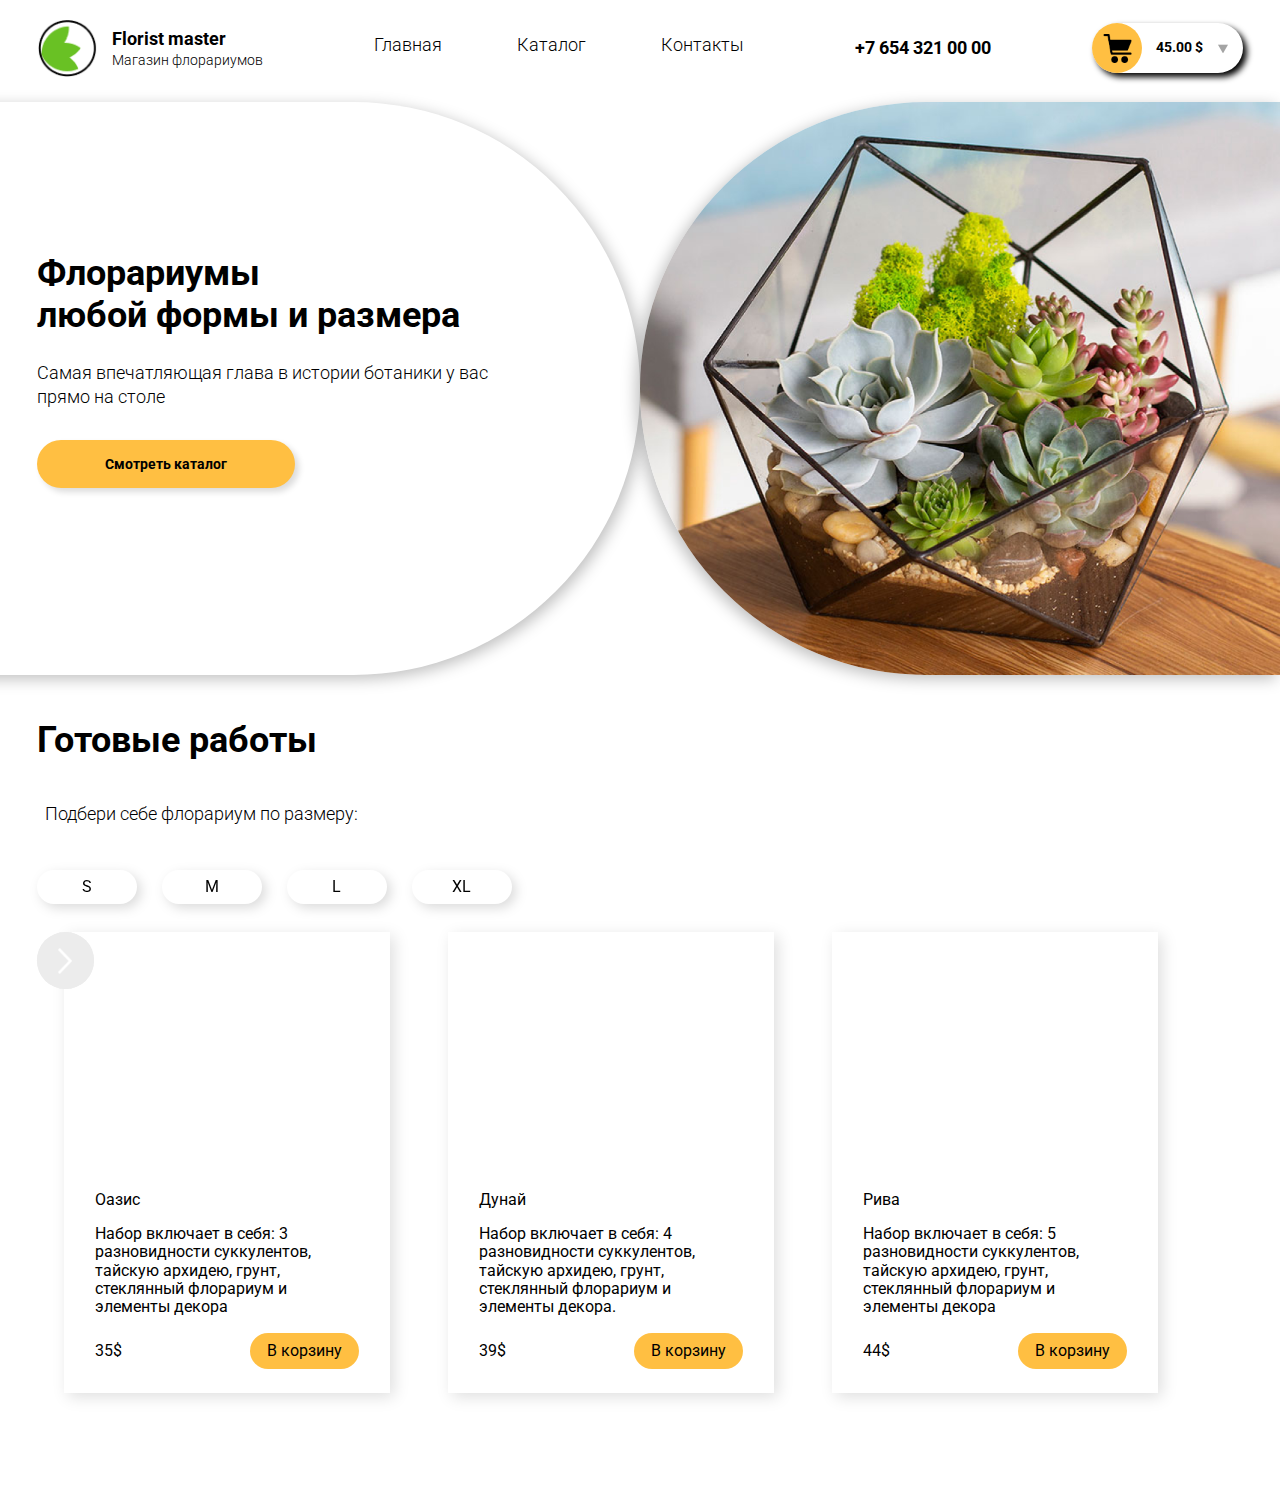
<file: index.html>
<!DOCTYPE html>
<html lang="ru">

<head>
    <meta charset="UTF-8">
    <meta name="viewport" content="width=device-width, initial-scale=1.0">
    <link rel="preconnect" href="https://fonts.googleapis.com">
    <link rel="preconnect" href="https://fonts.gstatic.com" crossorigin>
    <link href="https://fonts.googleapis.com/css2?family=Roboto:wght@300;400;700&display=swap" rel="stylesheet">
    <link rel="stylesheet" href="css/normalize.css">
    <link rel="stylesheet" href="css/style.css">
    <title>Florist master</title>
</head>

<body>
    <div class="wraper">
        <section class="hero section" id="hero">
            <header class="header">
                <div class="conteiner header__conteiner">
                    <div class="logo">
                        <img class="logo__img" src="img/logo-floratium.png" alt="florarium">
                        <div class="logo__text">
                            <div class="logo__title">Florist master</div>
                            <div class="logo_subtitle">Магазин флорариумов</div>

                        </div>
                    </div>
                    <nav class="nav">
                        <ul class="nav__list">
                            <li class="nav__item">
                                <a class="nav__link" href="#hero">Главная</a>
                            </li>
                            <li class="nav__item">
                                <a class="nav__link" href="#!">Каталог</a>
                            </li>
                            <li class="nav__item">
                                <a class="nav__link" href="#!">Контакты</a>
                            </li>
                        </ul>
                    </nav>
                    <a class="tel" href="tel:+7 654 321 00 00">+7 654 321 00 00</a>
                    <a class="basket" href="!#">
                        <div class="basket__img-wrap">
                            <img class="basket__img" src="img/icons/shopping_cart.png" alt="basket">
                        </div>
                        <div class="basket__price">
                            <span class="basket__count" href="#!">45.00</span>
                            <span class="basket__currency">$</span>
                        </div>
                        <img class="basket__btn" src="img/icons/triangle__down.png" alt="triangle__down">
                    </a>
                    <div class="header__burger">
                        <span class="header__burger-el"></span>
                    </div>
                </div>
            </header>
            <div class="hero__main">
                <div class="hero__desk hero__item">
                    <div class="conteiner">
                        <div class="hero__content">
                            <h1 class="title">
                                Флорариумы <br>
                                любой формы и размера
                            </h1>
                            <div class="subtitle">
                                Самая впечатляющая глава в истории ботаники
                                у вас прямо на столе
                            </div>
                            <a href="" class="btn">Смотреть каталог</a>
                        </div>
                    </div>
                </div>
                <div class="hero_slider hero__item">
                    <img src="img/hero_img.jpg" alt="флорариум" class="hero__img">
                </div>
            </div>
        </section>
        <section class="section product">
            <div class="conteiner">
                <h2 class="section__title">Готовые работы</h2>
                <div class="subtitle product__subtitle">Подбери себе флорариум по размеру:</div>
                <ul class="product__triggers">
                    <li class="product___trigger">
                        <label>
                            <input type="radio" name="size" class="trigger__btn">
                            <div class="trigger__btn-fake">S</div>
                        </label>
                    </li>
                    <li class="product___trigger">
                        <label>
                            <input type="radio" name="size" class="trigger__btn">
                            <div class="trigger__btn-fake">M</div>
                        </label>
                    </li>
                    <li class="product___trigger">
                        <label>
                            <input type="radio" name="size" class="trigger__btn">
                            <div class="trigger__btn-fake">L</div>
                        </label>

                    </li>
                    <li class="product___trigger">
                        <label>
                            <input type="radio" name="size" class="trigger__btn">
                            <div class="trigger__btn-fake">XL</div>
                        </label>

                    </li>
                </ul>
                <div class="product__slider">
                    <button class="product__slider-control product__slider--left">
                        <img src="img/finished_work/prew.png" alt="prev" class="product__slider-img">
                    </button>
                    <button class="product__slider-control product__slider--right">
                        <img src="img/finished_work/next.png" alt="next" class="product__slider-img">
                    </button>

                    <ul class="product__list">
                        <li class="product__item">
                            <a href="#!" class="product__item-item">
                                <div class="product_item-img-wrap">
                                    <img src="img/finished_work/oazis.png" alt="флорариум" class="product__item-img">
                                </div>
                                <div class="product__item-title">Оазис</div>
                                <p class="product__item-desk">
                                    Набор включает в себя: 3 разновидности суккулентов, тайскую архидею, грунт,
                                    стеклянный флорариум и элементы декора
                                </p>
                            </a>
                            <div class="product__item-buy">
                                <div class="product__item-price">35$</div>
                                <button class="product__item-btn">В корзину</button>
                            </div>
                        </li>
                        <li class="product__item">
                            <a href="#!" class="product__item-item">
                                <div class="product_item-img-wrap">
                                    <img src="img/finished_work/oazis.png" alt="флорариум" class="product__item-img">
                                </div>
                                <div class="product__item-title">Дунай</div>
                                <p class="product__item-desk">
                                    Набор включает в себя: 4 разновидности суккулентов, тайскую архидею, грунт,
                                    стеклянный флорариум и элементы декора.
                                </p>
                            </a>
                            <div class="product__item-buy">
                                <div class="product__item-price">39$</div>
                                <button class="product__item-btn">В корзину</button>
                            </div>
                        </li>
                        <li class="product__item">
                            <a href="#!" class="product__item-item">
                                <div class="product_item-img-wrap">
                                    <img src="img/finished_work/oazis.png" alt="флорариум" class="product__item-img">
                                </div>
                                <div class="product__item-title">Рива</div>
                                <p class="product__item-desk">
                                    Набор включает в себя: 5 разновидности суккулентов, тайскую архидею, грунт,
                                    стеклянный флорариум и элементы декора
                                </p>
                            </a>
                            <div class="product__item-buy">
                                <div class="product__item-price">44$</div>
                                <button class="product__item-btn">В корзину</button>
                            </div>
                        </li>

                    </ul>
                </div>

            </div>
        </section>


</body>

</html>
</file>
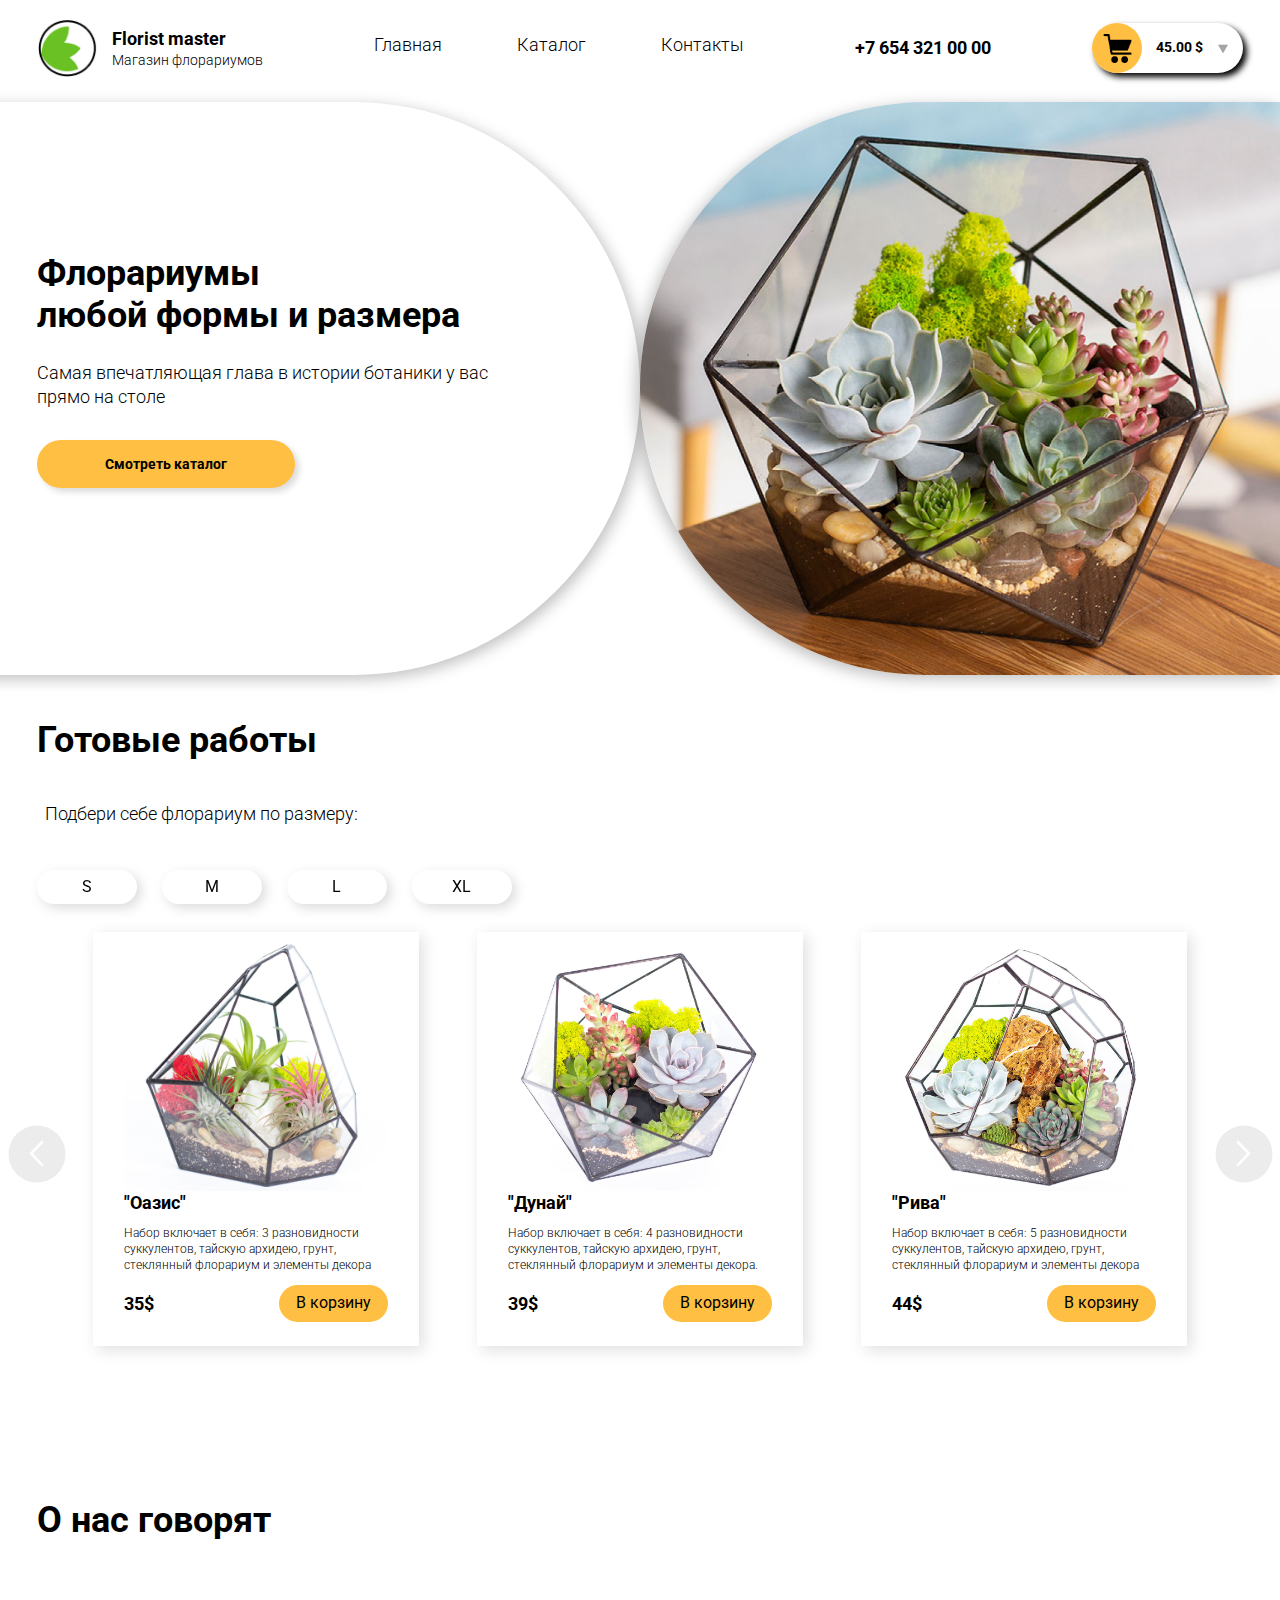
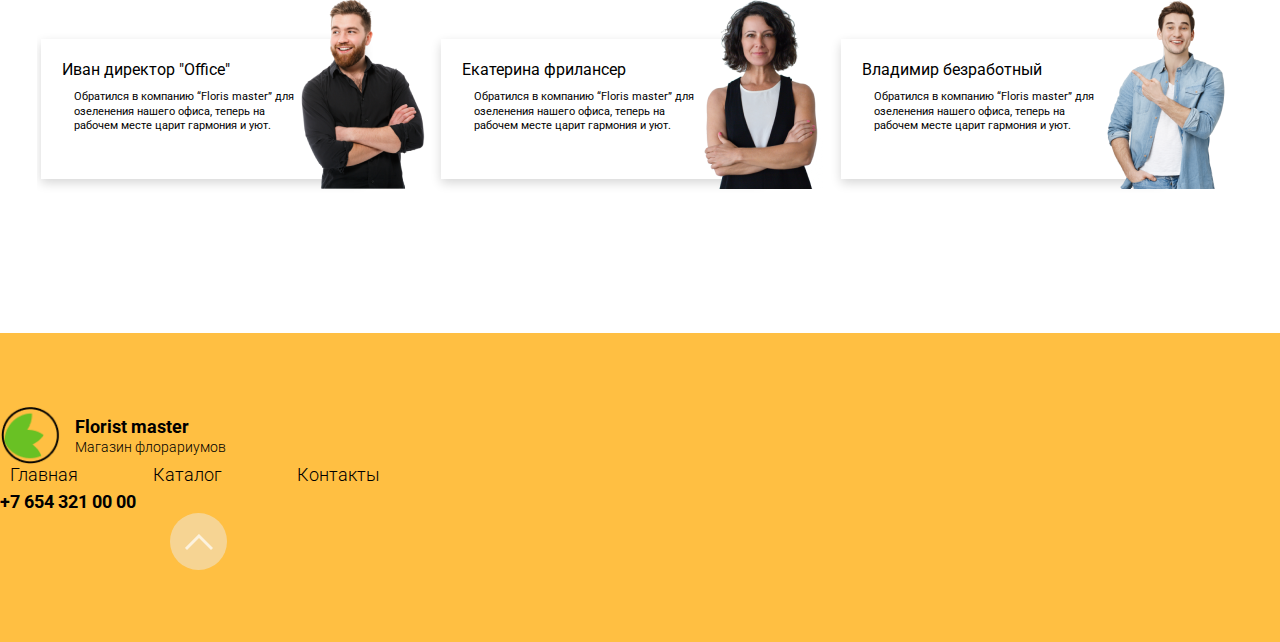
<file: Florarium/index.html>
<!DOCTYPE html>
<html lang="ru">

<head>
    <meta charset="UTF-8">
    <meta name="viewport" content="width=device-width, initial-scale=1.0">
    <link rel="preconnect" href="https://fonts.googleapis.com">
    <link rel="preconnect" href="https://fonts.gstatic.com" crossorigin>
    <link href="https://fonts.googleapis.com/css2?family=Roboto:wght@300;400;700&display=swap" rel="stylesheet">
    <link rel="stylesheet" href="css/normalize.css">
    <link rel="stylesheet" href="css/style.css">
    <title>Florist master</title>
</head>

<body>
    <div class="wraper">
        <section class="hero section" id="hero">
            <header class="header">
                <div class="conteiner header__conteiner">
                    <div class="logo">
                        <img class="logo__img" src="img/logo-floratium.png" alt="florarium">
                        <div class="logo__text">
                            <div class="logo__title">Florist master</div>
                            <div class="logo_subtitle">Магазин флорариумов</div>

                        </div>
                    </div>
                    <nav class="nav">
                        <ul class="nav__list">
                            <li class="nav__item">
                                <a class="nav__link" href="#hero">Главная</a>
                            </li>
                            <li class="nav__item">
                                <a class="nav__link" href="#!">Каталог</a>
                            </li>
                            <li class="nav__item">
                                <a class="nav__link" href="#!">Контакты</a>
                            </li>
                        </ul>
                    </nav>
                    <a class="tel" href="tel:+7 654 321 00 00">+7 654 321 00 00</a>
                    <a class="basket" href="!#">
                        <div class="basket__img-wrap">
                            <img class="basket__img" src="img/icons/shopping_cart.png" alt="basket">
                        </div>
                        <div class="basket__price">
                            <span class="basket__count" href="#!">45.00</span>
                            <span class="basket__currency">$</span>
                        </div>
                        <img class="basket__btn" src="img/icons/triangle__down.png" alt="triangle__down">
                    </a>
                    <div class="header__burger">
                        <span class="header__burger-el"></span>
                    </div>
                </div>
            </header>
            <div class="hero__main">
                <div class="hero__desk hero__item">
                    <div class="conteiner">
                        <div class="hero__content">
                            <h1 class="title">
                                Флорариумы <br>
                                любой формы и размера
                            </h1>
                            <div class="subtitle">
                                Самая впечатляющая глава в истории ботаники
                                у вас прямо на столе
                            </div>
                            <a href="" class="btn">Смотреть каталог</a>
                        </div>
                    </div>
                </div>
                <div class="hero_slider hero__item">
                    <img src="img/hero_img.jpg" alt="флорариум" class="hero__img">
                </div>
            </div>
        </section>
        <section class="section product">
            <div class="conteiner">
                <h2 class="section__title">Готовые работы</h2>
                <div class="subtitle product__subtitle">Подбери себе флорариум по размеру:</div>
                <ul class="product__triggers">
                    <li class="product___trigger">
                        <label>
                            <input type="radio" name="size" class="trigger__btn">
                            <div class="trigger__btn-fake">S</div>
                        </label>
                    </li>
                    <li class="product___trigger">
                        <label>
                            <input type="radio" name="size" class="trigger__btn">
                            <div class="trigger__btn-fake">M</div>
                        </label>
                    </li>
                    <li class="product___trigger">
                        <label>
                            <input type="radio" name="size" class="trigger__btn">
                            <div class="trigger__btn-fake">L</div>
                        </label>

                    </li>
                    <li class="product___trigger">
                        <label>
                            <input type="radio" name="size" class="trigger__btn">
                            <div class="trigger__btn-fake">XL</div>
                        </label>

                    </li>
                </ul>
                <div class="product__slider">
                    <button class="product__slider-control product__slider--left">
                        <img src="img/finished_work/prew.png" alt="prev" class="product__slider-img">
                    </button>
                    <button class="product__slider-control product__slider--right">
                        <img src="img/finished_work/next.png" alt="next" class="product__slider-img">
                    </button>

                    <ul class="product__list">
                        <li class="product__item">
                            <a href="#!" class="product__item-item">
                                <div class="product__item-img-wrap">
                                    <img src="img/finished_work/oazis.png" alt="флорариум" class="product__item-img">
                                </div>
                                <div class="product__item-title">"Оазис"</div>
                                <p class="product__item-desk">
                                    Набор включает в себя: 3 разновидности суккулентов, тайскую архидею, грунт,
                                    стеклянный флорариум и элементы декора
                                </p>
                            </a>
                            <div class="product__item-buy">
                                <div class="product__item-price">35$</div>
                                <button class="product__item-btn">В корзину</button>
                            </div>
                        </li>
                        <li class="product__item">
                            <a href="#!" class="product__item-item">
                                <div class="product__item-img-wrap">
                                    <img src="img/finished_work/dunay.png" alt="флорариум" class="product__item-img">
                                </div>
                                <div class="product__item-title">"Дунай"</div>
                                <p class="product__item-desk">
                                    Набор включает в себя: 4 разновидности суккулентов, тайскую архидею, грунт,
                                    стеклянный флорариум и элементы декора.
                                </p>
                            </a>
                            <div class="product__item-buy">
                                <div class="product__item-price">39$</div>
                                <button class="product__item-btn">В корзину</button>
                            </div>
                        </li>
                        <li class="product__item">
                            <a href="#!" class="product__item-item">
                                <div class="product__item-img-wrap">
                                    <img src="img/finished_work/riva.png" alt="флорариум" class="product__item-img">
                                </div>
                                <div class="product__item-title">"Рива"</div>
                                <p class="product__item-desk">
                                    Набор включает в себя: 5 разновидности суккулентов, тайскую архидею, грунт,
                                    стеклянный флорариум и элементы декора
                                </p>
                            </a>
                            <div class="product__item-buy">
                                <div class="product__item-price">44$</div>
                                <button class="product__item-btn">В корзину</button>
                            </div>
                        </li>
                    </ul>
                </div>
            </div>
        </section>
        <section class="section reviews">
            <div class="conteiner reviews__container">
                <h2 class="section__title">О нас говорят</h2>
                <ul class="reveiws__list">
                    <li class="reviews__item">
                        <div class="reviews__text">
                            <div class="reviews__title">
                                <span class="reviews__user">Иван</span>
                                <span class="reviews__profesional">директор "Office"</span>
                            </div>
                            <p class="reviews__desc">
                                Обратился в компанию “Floris master” для озеленения нашего офиса, теперь на рабочем
                                месте царит гармония и уют.
                            </p>
                        </div>
                        <div class="reviews__img-wrap">
                            <img src="img/rev__photo/ivan.png" alt="Иван" class="reviews__img">
                        </div>
                    </li>
                    <li class="reviews__item">
                        <div class="reviews__text">
                            <div class="reviews__title">
                                <span class="reviews__user">Екатерина</span>
                                <span class="reviews__profesional">фрилансер</span>
                            </div>
                            <p class="reviews__desc">
                                Обратился в компанию “Floris master” для озеленения нашего офиса, теперь на рабочем
                                месте царит гармония и уют.
                            </p>
                        </div>
                        <div class="reviews__img-wrap">
                            <img src="img/rev__photo/kate.png" alt="Екатерина" class="reviews__img">
                        </div>
                    </li>
                    <li class="reviews__item">
                        <div class="reviews__text">
                            <div class="reviews__title">
                                <span class="reviews__user">Владимир</span>
                                <span class="reviews__profesional">безработный</span>
                            </div>
                            <p class="reviews__desc">
                                Обратился в компанию “Floris master” для озеленения нашего офиса, теперь на рабочем
                                месте царит гармония и уют.
                            </p>
                        </div>
                        <div class="reviews__img-wrap">
                            <img src="img/rev__photo/vladimir.png" alt="Владимир" class="reviews__img">
                        </div>
                    </li>
                </ul>
            </div>
        </section>
        <footer class="footer">
            <div class="conteiner footer__conteiner">
                <div class="footer__content"></div>
            </div>
            <div class="logo">
                <img class="logo__img" src="img/logo-floratium.png" alt="florarium">
                <div class="logo__text">
                    <div class="logo__title">Florist master</div>
                    <div class="logo_subtitle">Магазин флорариумов</div>

                </div>
            </div>
            <nav class="nav">
                <ul class="nav__list">
                    <li class="nav__item">
                        <a class="nav__link" href="#hero">Главная</a>
                    </li>
                    <li class="nav__item">
                        <a class="nav__link" href="#!">Каталог</a>
                    </li>
                    <li class="nav__item">
                        <a class="nav__link" href="#!">Контакты</a>
                    </li>
                </ul>
            </nav>
            <a class="tel" href="tel:+7 654 321 00 00">+7 654 321 00 00</a>

            <a href="#hero" class="footer__btn-link">up</a>
        </footer>
</body>

</html>
</file>
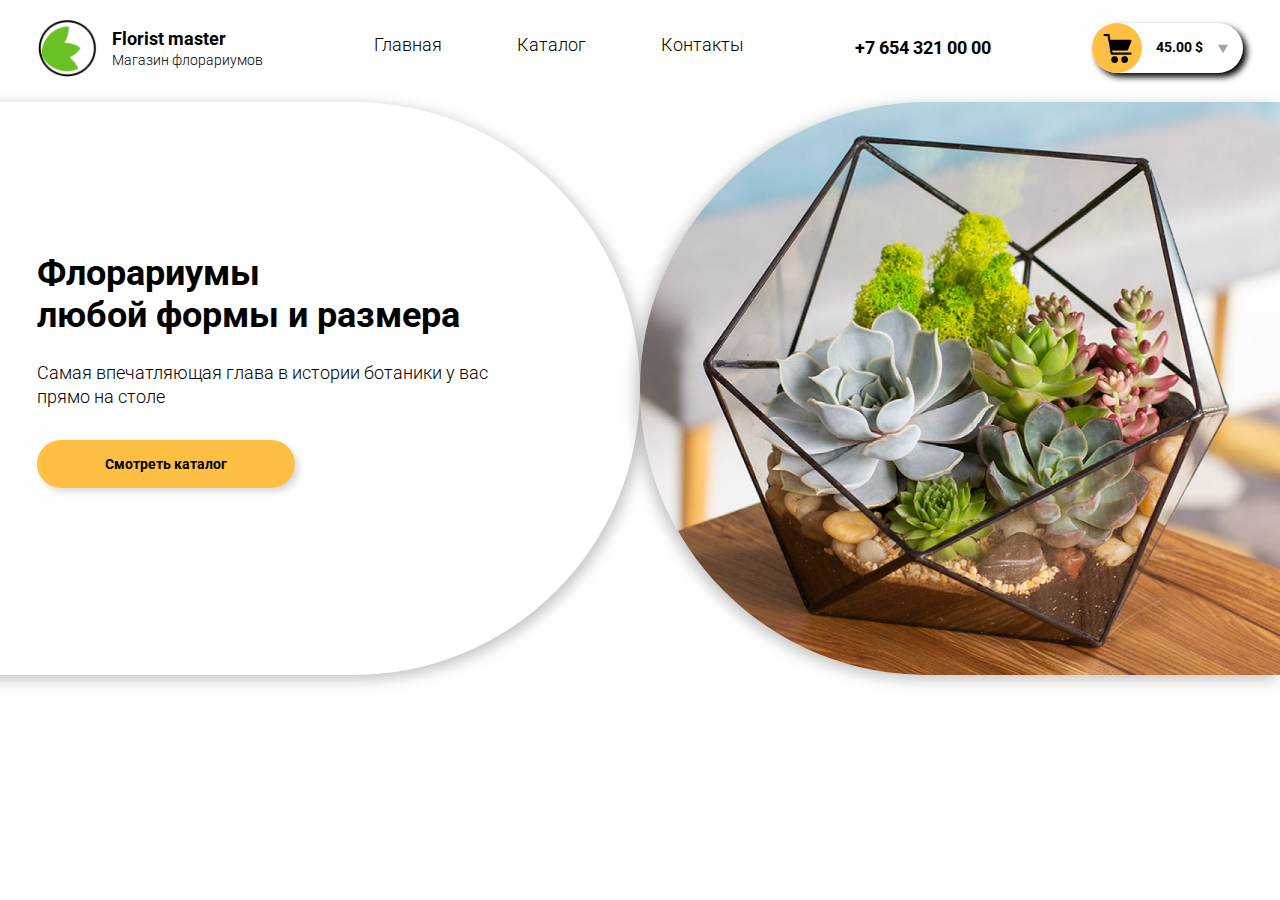
<file: Новая папка/florarium-a0a58c6b020a1e3ef48f97f13796bc1c06cb358a/index.html>
<!DOCTYPE html>
<html lang="ru">

<head>
    <meta charset="UTF-8">
    <meta name="viewport" content="width=device-width, initial-scale=1.0">
    <link rel="preconnect" href="https://fonts.googleapis.com">
    <link rel="preconnect" href="https://fonts.gstatic.com" crossorigin>
    <link href="https://fonts.googleapis.com/css2?family=Roboto:wght@300;400;700&display=swap" rel="stylesheet">
    <link rel="stylesheet" href="css/normalize.css">
    <link rel="stylesheet" href="css/style.css">
    <title>Florist master</title>
</head>

<body>
    <div class="wraper">
        <section class="hero section" id="hero">
            <header class="header">
                <div class="conteiner header__conteiner">
                    <div class="logo">
                        <img class="logo__img" src="img/logo-floratium.png" alt="florarium">
                        <div class="logo__text">
                            <div class="logo__title">Florist master</div>
                            <div class="logo_subtitle">Магазин флорариумов</div>

                        </div>
                    </div>
                    <nav class="nav">
                        <ul class="nav__list">
                            <li class="nav__item">
                                <a class="nav__link" href="#hero">Главная</a>
                            </li>
                            <li class="nav__item">
                                <a class="nav__link" href="#!">Каталог</a>
                            </li>
                            <li class="nav__item">
                                <a class="nav__link" href="#!">Контакты</a>
                            </li>
                        </ul>
                    </nav>
                    <a class="tel" href="tel:+7 654 321 00 00">+7 654 321 00 00</a>
                    <a class="basket" href="!#">
                        <div class="basket__img-wrap">
                            <img class="basket__img" src="img/icons/shopping_cart.png" alt="basket">
                        </div>
                        <div class="basket__price">
                            <span class="basket__count" href="#!">45.00</span>
                            <span class="basket__currency">$</span>
                        </div>
                        <img class="basket__btn" src="img/icons/triangle__down.png" alt="triangle__down">
                    </a>
                    <div class="header__burger">
                        <span class="header__burger-el"></span>
                    </div>
                </div>
            </header>
            <div class="hero__main">
                <div class="hero__desk hero__item">
                    <div class="conteiner">
                        <div class="hero__content">
                            <h1 class="title">
                                Флорариумы <br>
                                любой формы и размера
                            </h1>
                            <div class="subtitle">
                                Самая впечатляющая глава в истории ботаники
                                у вас прямо на столе
                            </div>
                            <a href="" class="btn">Смотреть каталог</a>
                        </div>
                    </div>
                </div>
                <div class="hero_slider hero__item">
                    <img src="img/hero_img.jpg" alt="флорариум" class="hero__img">
                </div>
            </div>
        </section>
    </div>

</body>

</html>
</file>
<file: css/style.css>
* {
    box-sizing: border-box;
}

body,
html {
    height: 100%;
    width: 100%;
    margin: 0px;
    padding: 0px;
}

body {
    font-family: 'Roboto', sans-serif;
}

ul,
li {
    margin: 0;
    padding: 0;
    list-style: none;
}

h1,
h2,
h3,
h4,
h5,
h6 {
    margin: 0;
    font-weight: normal;
}

a {
    text-decoration: none;
    color: #000000;
}

.wraper {
    min-height: 100%;
    width: 100%;
    overflow: hidden;
}

.conteiner {
    max-width: 1227px;
    padding: 0px 10px;
    margin: 0 auto;
}

.hero {}

.section {}

.header {
    padding-top: 18px;
}

.header__conteiner {
    display: flex;
    justify-content: space-between;
    align-items: center;
}

.logo {
    display: flex;
    align-items: center;
}

.logo__img {
    width: 60px;
    height: 60px;
    object-fit: contain;
    margin-right: 15px;
}

.logo__text {}

.logo__title {
    font-weight: 700;
    font-size: 18px;
    line-height: 1.3;
}

.logo_subtitle {
    font-weight: 300;
    font-size: 14px;
    line-height: 131.19%;
}

.nav {}

.nav__list {
    display: flex;
}

.nav__item {
    margin-left: 55px;
    border-bottom: 1px solid transparent;
    padding: 0px 10px 5px;
}

.nav__item:first-child {
    margin-left: 0px;
}

.nav__item:hover {
    border-bottom-color: #000000;
}

.nav__link {
    font-weight: 300;
    font-size: 18px;
    line-height: 1.16;

}

.tel {
    font-weight: 700;
    font-size: 18px;
    line-height: 1.16;
}

.basket {
    display: flex;
    background: #FFFFFF;
    box-shadow: 4px 4px 6px;
    border-radius: 50px;
    align-items: center;
    padding-right: 15px;
}

.basket__img-wrap {
    width: 50px;
    height: 50px;
    background-color: #FFBF42;
    border-radius: 50%;
    align-items: center;
    overflow: hidden;
    display: flex;
    justify-content: center;

}

.basket__img {
    width: 58%;
    height: 58%;
    object-fit: contain;
}

.basket__price {
    margin: 0px 14px 0px;
    font-weight: 700;
    font-size: 14px;
    line-height: 1.14;
}

.basket__count {}

.basket__currency {}

.basket__btn {
    width: 11px;
    height: 9px;
}

.header__burger {
    display: none;
    position: relative;
    width: 55px;
    height: 33px;
    z-index: 30;
    margin-left: 5px;
    margin-right: 10px;
    cursor: pointer;
}

.header__burger::before,
.header__burger::after {
    content: "";
    display: block;
    background-color: #000000;
    position: absolute;
    width: 50px;
    height: 5px;
    left: 0;
    border-radius: 50px;
}

.header__burger::before {
    top: 0;
}

.header__burger::after {
    bottom: 0;
}

.header__burger-el {
    display: block;
    position: absolute;
    background-color: #000000;
    left: 0;
    height: 5px;
    width: 55px;
    top: 14px;
    border-radius: 50px;
}

.header__burger.active .header__burger-el {
    height: 0;
}

.header__burger.active::before {
    top: 50%;
    transform: rotate(45deg);
}

.header__burger.active::after {
    top: 50%;
    transform: rotate(-45deg);
}


@media (max-width: 768px) {
    .header .nav {
        display: none;
    }

    .header__burger {
        display: block;
    }
}

.hero__main {
    padding-top: 24px;
    display: flex;
}

.hero__item {
    height: 573px;
}

.hero__desk {
    position: relative;
    flex: 0 0 100%;
    padding-top: 150px;
}

.hero__desk::before {
    content: "";
    position: absolute;
    top: 0;
    width: 100vw;
    height: 100%;
    background: #FFFFFF;
    box-shadow: 4px 4px 15px rgba(0, 0, 0, 0.25);
    border-radius: 0px 500px 500px 0px;
    right: 50%;
    margin-left: 15px;
}

/* .hero__main .conteiner {
    height: 100%;
} */

.hero__content {
    z-index: 1;
    position: relative;
    width: 40%;
    /* display: flex; */
    /* flex-direction: column;
    justify-content: center; */
    /* height: 100%; */
}

.title {
    font-style: normal;
    font-weight: 700;
    font-size: 36px;
    line-height: 1.17;
}

.subtitle {
    font-weight: 300;
    font-size: 18px;
    line-height: 1.33;
    margin: 25px 0px 31px;
}

.btn {
    display: inline-block;
    background: #FFBF42;
    box-shadow: 4px 4px 6px rgba(0, 0, 0, 0.14);
    border-radius: 50px;
    font-weight: 700;
    font-size: 14px;
    line-height: 131.19%;
    padding: 15px 68px;

}

.hero_slider {
    flex: 0 0 50%;
    transform: translate(-100%, 0%);
    overflow: hidden;
    box-shadow: -4px 4px 15px rgba(0, 0, 0, 0.25);
    border-radius: 500px 0px 0px 500px;
}

.hero__img {
    height: 100%;
    width: 100%;
    object-fit: cover;
}

@media (max-width: 768px) {
    .hero__main {
        flex-direction: column;
        padding-top: 52px;
    }

    .hero__item {
        flex: 0 0 457px;
    }

    .hero__desk {
        padding-top: 112px;
        margin-bottom: 28px;
    }

    .hero__desk::before {
        right: 18.3%;
        margin-right: 0;
    }

    .hero__content {
        width: 76%;
        padding-left: 18%;
    }

    .hero__slider {
        transform: translate(0%, 0%);
        margin-left: 18.3%;
    }
}

.product {
    padding: 42px 20px 68px;
}

.section__title {
    font-weight: 700;
    font-size: 36px;
    line-height: 131.19%;
}

.product__subtitle {
    padding: 13px 8px
}

.product__triggers {
    display: flex;
    position: relative;
    margin-bottom: 28px;
}

.product___trigger {
    margin-right: 25px;
}

.product___trigger:last-child {
    margin-right: 0px;
}

.trigger__btn {
    position: absolute;
    top: 0;
    left: -9999px;
}

.trigger__btn-fake {
    background-color: #FFFFFF;
    border-radius: 50px;
    padding: 8px 5px;
    min-width: 100px;
    text-align: center;
    filter: drop-shadow(4px 4px 6px rgba(0, 0, 0, 0.14));
    cursor: pointer;
}

.trigger__btn:checked+.trigger__btn-fake {
    background: #FFBF42;
    filter: none;
}

.product__slider {
    position: relative;
    width: 100%;
}

.product__slider-control {
    position: absolute;
    background: #ECECEC;
    width: 57px;
    height: 57px;
    border-radius: 50%;
    border: none;
    display: flex;
    justify-content: center;
    overflow: hidden;
    align-items: center;
}

.product__slider--left {}

.product__slider-img {
    width: 50%;
    height: 50%;
    object-fit: contain;
}

.product__slider--right {}

.product__list {
    display: flex;
    justify-content: center;
    padding-bottom: 29px;
}

.product__item {
    width: 27%;
    overflow: hidden;
    margin-right: 4.8%;
    box-shadow: 4px 4px 15px rgba(0, 0, 0, 0.13);
    padding: 10px 31px 24px;
}

.product_item:last-child {
    margin-right: 0;
}

.product_item-content {
    display: block;
    width: 100%;
}

.product__item-item {}

.product_item-img-wrap {
    max-width: 100%;
    overflow: hidden;
    position: relative;
    padding-top: 94%;
}

.product__item-img {
    position: absolute;
    top: o;
    left: 0;
    object-fit: cover;
    width: 100%;
    height: 100%;
}

.product__item-title {}

.product__item-desk {}

.product__item-buy {
    display: flex;
    justify-content: space-between;
    align-items: center;
}

.product__item-price {}

.product__item-btn {
    border: none;
    padding: 9px 17px;
    background: #FFBF42;
    border-radius: 50px;
    cursor: pointer;
}

@media (max-width: 768px) {}
</file>
<file: Florarium/css/style.css>
* {
    box-sizing: border-box;
}

body,
html {
    height: 100%;
    width: 100%;
    margin: 0px;
    padding: 0px;
}

body {
    font-family: 'Roboto', sans-serif;
}

ul,
li {
    margin: 0;
    padding: 0;
    list-style: none;
}

h1,
h2,
h3,
h4,
h5,
h6 {
    margin: 0;
    font-weight: normal;
}

a {
    text-decoration: none;
    color: #000000;
}

.wraper {
    min-height: 100%;
    width: 100%;
    overflow: hidden;
}

.conteiner {
    max-width: 1227px;
    padding: 0px 10px;
    margin: 0 auto;
}

.hero {}

.section {}

.header {
    padding-top: 18px;
}

.header__conteiner {
    display: flex;
    justify-content: space-between;
    align-items: center;
}

.logo {
    display: flex;
    align-items: center;
}

.logo__img {
    width: 60px;
    height: 60px;
    object-fit: contain;
    margin-right: 15px;
}

.logo__text {}

.logo__title {
    font-weight: 700;
    font-size: 18px;
    line-height: 1.3;
}

.logo_subtitle {
    font-weight: 300;
    font-size: 14px;
    line-height: 131.19%;
}

.nav {}

.nav__list {
    display: flex;
}

.nav__item {
    margin-left: 55px;
    border-bottom: 1px solid transparent;
    padding: 0px 10px 5px;
}

.nav__item:first-child {
    margin-left: 0px;
}

.nav__item:hover {
    border-bottom-color: #000000;
}

.nav__link {
    font-weight: 300;
    font-size: 18px;
    line-height: 1.16;

}

.tel {
    font-weight: 700;
    font-size: 18px;
    line-height: 1.16;
}

.basket {
    display: flex;
    background: #FFFFFF;
    box-shadow: 4px 4px 6px;
    border-radius: 50px;
    align-items: center;
    padding-right: 15px;
}

.basket__img-wrap {
    width: 50px;
    height: 50px;
    background-color: #FFBF42;
    border-radius: 50%;
    align-items: center;
    overflow: hidden;
    display: flex;
    justify-content: center;

}

.basket__img {
    width: 58%;
    height: 58%;
    object-fit: contain;
}

.basket__price {
    margin: 0px 14px 0px;
    font-weight: 700;
    font-size: 14px;
    line-height: 1.14;
}

.basket__count {}

.basket__currency {}

.basket__btn {
    width: 11px;
    height: 9px;
}

.header__burger {
    display: none;
    position: relative;
    width: 55px;
    height: 33px;
    z-index: 30;
    margin-left: 5px;
    margin-right: 10px;
    cursor: pointer;
}

.header__burger::before,
.header__burger::after {
    content: "";
    display: block;
    background-color: #000000;
    position: absolute;
    width: 50px;
    height: 5px;
    left: 0;
    border-radius: 50px;
}

.header__burger::before {
    top: 0;
}

.header__burger::after {
    bottom: 0;
}

.header__burger-el {
    display: block;
    position: absolute;
    background-color: #000000;
    left: 0;
    height: 5px;
    width: 55px;
    top: 14px;
    border-radius: 50px;
}

.header__burger.active .header__burger-el {
    height: 0;
}

.header__burger.active::before {
    top: 50%;
    transform: rotate(45deg);
}

.header__burger.active::after {
    top: 50%;
    transform: rotate(-45deg);
}


@media (max-width: 768px) {
    .header .nav {
        display: none;
    }

    .header__burger {
        display: block;
    }
}

.hero__main {
    padding-top: 24px;
    display: flex;
}

.hero__item {
    height: 573px;
}

.hero__desk {
    position: relative;
    flex: 0 0 100%;
    padding-top: 150px;
}

.hero__desk::before {
    content: "";
    position: absolute;
    top: 0;
    width: 100vw;
    height: 100%;
    background: #FFFFFF;
    box-shadow: 4px 4px 15px rgba(0, 0, 0, 0.25);
    border-radius: 0px 500px 500px 0px;
    right: 50%;
    margin-left: 15px;
}

/* .hero__main .conteiner {
    height: 100%;
} */

.hero__content {
    z-index: 1;
    position: relative;
    width: 40%;
    /* display: flex; */
    /* flex-direction: column;
    justify-content: center; */
    /* height: 100%; */
}

.title {
    font-style: normal;
    font-weight: 700;
    font-size: 36px;
    line-height: 1.17;
}

.subtitle {
    font-weight: 300;
    font-size: 18px;
    line-height: 1.33;
    margin: 25px 0px 31px;
}

.btn {
    display: inline-block;
    background: #FFBF42;
    box-shadow: 4px 4px 6px rgba(0, 0, 0, 0.14);
    border-radius: 50px;
    font-weight: 700;
    font-size: 14px;
    line-height: 131.19%;
    padding: 15px 68px;

}

.hero_slider {
    flex: 0 0 50%;
    transform: translate(-100%, 0%);
    overflow: hidden;
    box-shadow: -4px 4px 15px rgba(0, 0, 0, 0.25);
    border-radius: 500px 0px 0px 500px;
}

.hero__img {
    height: 100%;
    width: 100%;
    object-fit: cover;
}

@media (max-width: 768px) {
    .hero__main {
        flex-direction: column;
        padding-top: 52px;
    }

    .hero__item {
        flex: 0 0 457px;
    }

    .hero__desk {
        padding-top: 112px;
        margin-bottom: 28px;
    }

    .hero__desk::before {
        right: 18.3%;
        margin-right: 0;
    }

    .hero__content {
        width: 76%;
        padding-left: 18%;
    }

    .hero__slider {
        transform: translate(0%, 0%);
        margin-left: 18.3%;
    }
}

.product {
    padding: 42px 20px 68px;
}

.section__title {
    font-weight: 700;
    font-size: 36px;
    line-height: 131.19%;
}

.product__subtitle {
    padding: 13px 8px
}

.product__triggers {
    display: flex;
    position: relative;
    margin-bottom: 28px;
}

.product___trigger {
    margin-right: 25px;
}

.product___trigger:last-child {
    margin-right: 0px;
}

.trigger__btn {
    position: absolute;
    top: 0;
    left: -9999px;
}

.trigger__btn-fake {
    background-color: #FFFFFF;
    border-radius: 50px;
    padding: 8px 5px;
    min-width: 100px;
    text-align: center;
    filter: drop-shadow(4px 4px 6px rgba(0, 0, 0, 0.14));
    cursor: pointer;
}

.trigger__btn:checked+.trigger__btn-fake {
    background: #FFBF42;
    filter: none;
}

.product__slider {
    position: relative;
    width: 100%;
}

.product__slider-control {
    position: absolute;
    background: #ECECEC;
    width: 57px;
    height: 57px;
    border-radius: 50%;
    border: none;
    display: flex;
    justify-content: center;
    overflow: hidden;
    align-items: center;
    cursor: pointer;
    top: 50%;
}

.product__slider--left {
    left: 0;
    transform: translate(-50%, -50%);
}

.product__slider--right {
    right: 0;
    transform: translate(50%, -50%);
}

.product__slider-img {
    width: 50%;
    height: 50%;
    object-fit: contain;
}

.product__list {
    display: flex;
    justify-content: center;
    padding-bottom: 29px;
}

.product__item {
    width: 27%;
    overflow: hidden;
    margin-right: 4.8%;
    box-shadow: 4px 4px 15px rgba(0, 0, 0, 0.13);
    padding: 10px 31px 24px;
}

.product__item:last-child {
    margin-right: 0;
}

.product__item-content {
    display: block;
    width: 100%;
}

.product__item-item {}

.product__item-img-wrap {
    max-width: 100%;
    overflow: hidden;
    position: relative;
    padding-top: 94%;
}

.product__item-img {
    position: absolute;
    top: 0;
    left: 0;
    object-fit: cover;
    width: 100%;
    height: 100%;
}

.product__item-title {
    font-family: 'Roboto';
    font-style: normal;
    font-weight: 700;
    font-size: 18px;
    line-height: 131.19%;
}

.product__item-desk {
    font-family: 'Roboto';
    font-style: normal;
    font-weight: 300;
    font-size: 12px;
    line-height: 131.19%;
}

.product__item-buy {
    display: flex;
    justify-content: space-between;
    align-items: center;
}

.product__item-price {
    font-family: 'Roboto';
    font-style: normal;
    font-weight: 700;
    font-size: 18px;
    line-height: 131.19%;
}

.product__item-btn {
    border: none;
    padding: 9px 17px;
    background: #FFBF42;
    border-radius: 50px;
    cursor: pointer;
}

@media (max-width: 768px) {
    .product {
        padding: 42px 8px 58px;
    }

    .product__slider-control {
        display: none;
    }

    .product__list {
        justify-content: flex-start;
        padding-bottom: 29px;
        overflow-x: auto;
    }

    .product__item {
        flex: 0 0 319px;
        margin-right: 62px;
    }

    .product__item:first-child {
        margin-left: 10px;
    }


    .product__item:last-child {
        margin-right: 5px;
    }
}

.reviews {
    padding: 54px 0px 88px;
}

.reviews__container {}

.reveiws__list {
    padding-top: 95px;
    padding-bottom: 66px;
    display: flex;
    overflow-x: auto;
    overflow-y: hidden;
}

.reviews__item {
    background: #FFFFFF;
    box-shadow: 0px 4px 10px rgba(0, 0, 0, 0.16);
    width: 322px;
    padding: 22px 67px 35px 21px;
    margin-right: 78px;
    position: relative;
    flex: 0 0 auto;
}

.reviews__item:first-child {
    margin-left: 4px;
}

.reviews__item:last-child {
    margin-right: 4px;
}

.reviews__text {}

.reviews__title {}

.reviews__user {}

.reviews__profesional {}

.reviews__desc {
    font-weight: 400;
    font-size: 11px;
    line-height: 131.19%;
    padding-left: 12px;
}

.reviews__img-wrap {
    width: 135px;
    height: 192px;
    position: absolute;
    top: -42px;
    right: -68px;
}

.reviews__img {
    width: 100%;
    height: 100%;
    object-fit: contain;
}

@media (max-width: 768px) {
    .reviews {
        padding: 51px 0px 117px;
    }

    .reviews__container {
        display: flex;
        flex-direction: column;
    }

    .reveiws__list {
        padding-top: 65px;
        padding-bottom: 0px;
        display: flex;
        overflow-x: hidden;
        overflow-y: auto;
        padding-right: 101px;
        height: 637px;
        flex-direction: column;
        align-self: center;
    }

    .reviews__item {
        margin-right: 0px;
        margin-bottom: 83px;
    }

    .reviews__item:first-child {
        margin-left: 0px;
    }

    .reviews__item:last-child {
        margin-right: 0px;
    }
}

.footer {
    padding: 72px 0px;
    background: #FFBF42;
}

.footer__conteiner {
    display: flex;
    align-items: center;
    justify-content: space-between;
}

.footer__content {
    display: flex;
    align-items: center;
    justify-content: space-between;
    flex: 1;
}

.footer__btn-link {
    font-size: 0;
    display: block;
    width: 57px;
    height: 57px;
    background-image: url(../img/up.png);
    background-repeat: no-repeat;
    background-position: center;
    background-color: rgba(236, 236, 236, 0.48);
    border-radius: 50%;
    margin-left: 13.3%;
}

@media (max-width: 768px) {
    .footer {
        padding: 19px 0px 57px;
    }

    .footer__content {
        flex-direction: column;
        align-items: flex-start;
        justify-content: space-between;
    }

    .footer.nav {
        margin-top: 42px;
        margin-bottom: 43px;
    }
}
</file>
<file: Новая папка/florarium-a0a58c6b020a1e3ef48f97f13796bc1c06cb358a/css/style.css>
* {
    box-sizing: border-box;
}

body,
html {
    height: 100%;
    width: 100%;
    margin: 0px;
    padding: 0px;
}

body {
    font-family: 'Roboto', sans-serif;
}

ul,
li {
    margin: 0;
    padding: 0;
    list-style: none;
}

h1,
h2,
h3,
h4,
h5,
h6 {
    margin: 0;
    font-weight: normal;
}

a {
    text-decoration: none;
    color: #000000;
}

.wraper {
    min-height: 100%;
    width: 100%;
    overflow: hidden;
}

.conteiner {
    max-width: 1227px;
    padding: 0px 10px;
    margin: 0 auto;
}

.hero {}

.section {}

.header {
    padding-top: 18px;
}

.header__conteiner {
    display: flex;
    justify-content: space-between;
    align-items: center;
}

.logo {
    display: flex;
    align-items: center;
}

.logo__img {
    width: 60px;
    height: 60px;
    object-fit: contain;
    margin-right: 15px;
}

.logo__text {}

.logo__title {
    font-weight: 700;
    font-size: 18px;
    line-height: 1.3;
}

.logo_subtitle {
    font-weight: 300;
    font-size: 14px;
    line-height: 131.19%;
}

.nav {}

.nav__list {
    display: flex;
}

.nav__item {
    margin-left: 55px;
    border-bottom: 1px solid transparent;
    padding: 0px 10px 5px;
}

.nav__item:first-child {
    margin-left: 0px;
}

.nav__item:hover {
    border-bottom-color: #000000;
}

.nav__link {
    font-weight: 300;
    font-size: 18px;
    line-height: 1.16;

}

.tel {
    font-weight: 700;
    font-size: 18px;
    line-height: 1.16;
}

.basket {
    display: flex;
    background: #FFFFFF;
    box-shadow: 4px 4px 6px;
    border-radius: 50px;
    align-items: center;
    padding-right: 15px;
}

.basket__img-wrap {
    width: 50px;
    height: 50px;
    background-color: #FFBF42;
    border-radius: 50%;
    align-items: center;
    overflow: hidden;
    display: flex;
    justify-content: center;

}

.basket__img {
    width: 58%;
    height: 58%;
    object-fit: contain;
}

.basket__price {
    margin: 0px 14px 0px;
    font-weight: 700;
    font-size: 14px;
    line-height: 1.14;
}

.basket__count {}

.basket__currency {}

.basket__btn {
    width: 11px;
    height: 9px;
}

.header__burger {
    display: none;
    position: relative;
    width: 55px;
    height: 33px;
    z-index: 30;
    margin-left: 5px;
    margin-right: 10px;
    cursor: pointer;
}

.header__burger::before,
.header__burger::after {
    content: "";
    display: block;
    background-color: #000000;
    position: absolute;
    width: 50px;
    height: 5px;
    left: 0;
    border-radius: 50px;
}

.header__burger::before {
    top: 0;
}

.header__burger::after {
    bottom: 0;
}

.header__burger-el {
    display: block;
    position: absolute;
    background-color: #000000;
    left: 0;
    height: 5px;
    width: 55px;
    top: 14px;
    border-radius: 50px;
}

.header__burger.active .header__burger-el {
    height: 0;
}

.header__burger.active::before {
    top: 50%;
    transform: rotate(45deg);
}

.header__burger.active::after {
    top: 50%;
    transform: rotate(-45deg);
}


@media (max-width: 768px) {
    .header .nav {
        display: none;
    }

    .header__burger {
        display: block;
    }
}

.hero__main {
    padding-top: 24px;
    display: flex;
}

.hero__item {
    height: 573px;
}

.hero__desk {
    position: relative;
    flex: 0 0 100%;
    padding-top: 150px;
}

.hero__desk::before {
    content: "";
    position: absolute;
    top: 0;
    width: 100vw;
    height: 100%;
    background: #FFFFFF;
    box-shadow: 4px 4px 15px rgba(0, 0, 0, 0.25);
    border-radius: 0px 500px 500px 0px;
    right: 50%;
    margin-left: 15px;
}

/* .hero__main .conteiner {
    height: 100%;
} */

.hero__content {
    z-index: 1;
    position: relative;
    width: 40%;
    /* display: flex; */
    /* flex-direction: column;
    justify-content: center; */
    /* height: 100%; */
}

.title {
    font-style: normal;
    font-weight: 700;
    font-size: 36px;
    line-height: 1.17;
}

.subtitle {
    font-weight: 300;
    font-size: 18px;
    line-height: 1.33;
    margin: 25px 0px 31px;
}

.btn {
    display: inline-block;
    background: #FFBF42;
    box-shadow: 4px 4px 6px rgba(0, 0, 0, 0.14);
    border-radius: 50px;
    font-weight: 700;
    font-size: 14px;
    line-height: 131.19%;
    padding: 15px 68px;

}

.hero_slider {
    flex: 0 0 50%;
    transform: translate(-100%, 0%);
    overflow: hidden;
    box-shadow: -4px 4px 15px rgba(0, 0, 0, 0.25);
    border-radius: 500px 0px 0px 500px;
}

.hero__img {
    height: 100%;
    width: 100%;
    object-fit: cover;
}

@media (max-width: 768px) {
    .hero__main {
        flex-direction: column;
        padding-top: 52px;
    }

    .hero__item {
        flex: 0 0 457px;
    }

    .hero__desk {
        padding-top: 112px;
        margin-bottom: 28px;
    }

    .hero__desk::before {
        right: 18.3%;
        margin-right: 0;
    }

    .hero__content {
        width: 76%;
        padding-left: 18%;
    }

    .hero__slider {
        transform: translate(0%, 0%);
        margin-left: 18.3%;
    }
}
</file>
